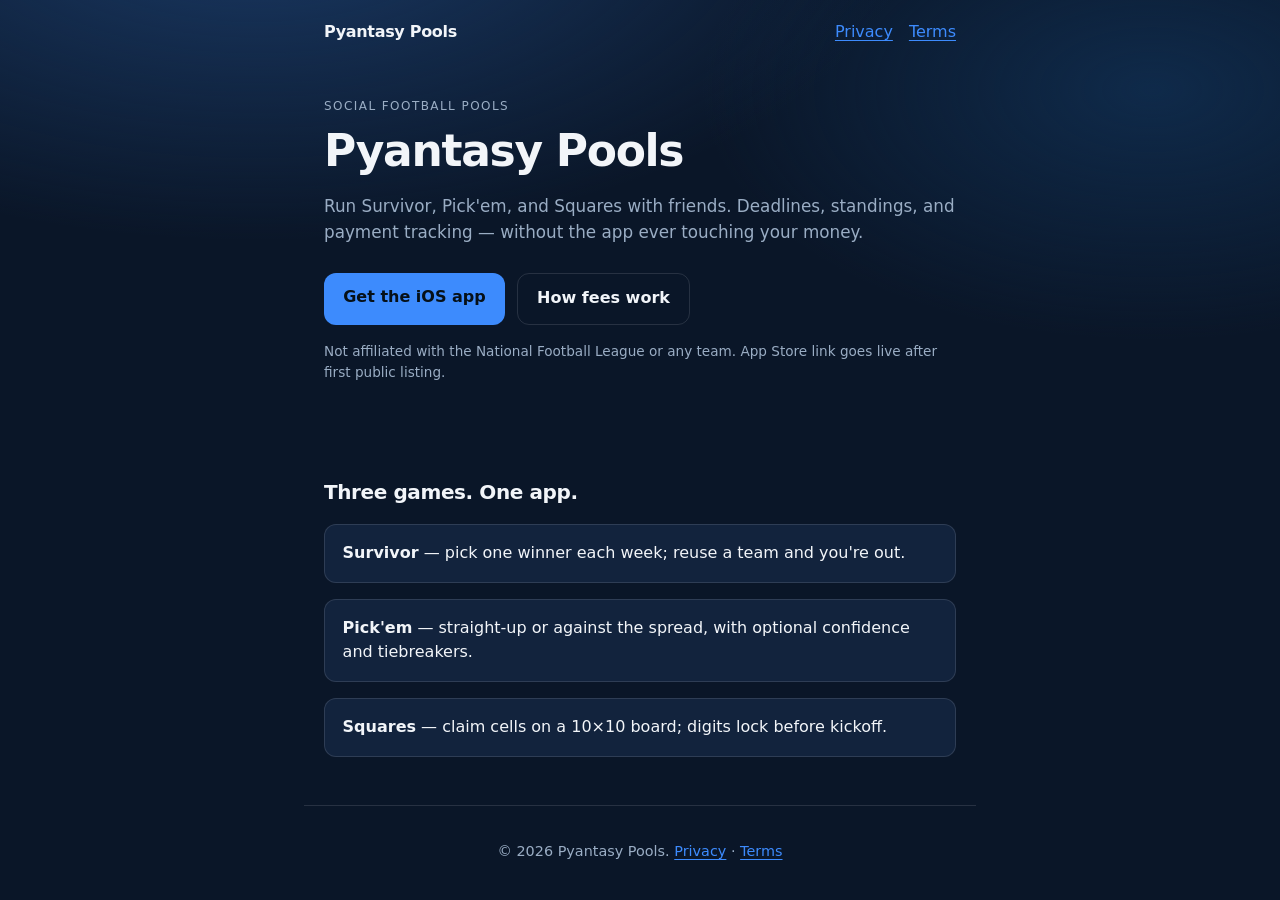
<file: index.html>
<!DOCTYPE html>
<html lang="en">
<head>
  <meta charset="utf-8" />
  <meta name="viewport" content="width=device-width, initial-scale=1" />
  <meta name="description" content="Pyantasy Pools — social Survivor, Pick'em, and Squares pools for friends. Fees tracked only; we never move money." />
  <title>Pyantasy Pools</title>
  <link rel="stylesheet" href="assets/site.css" />
</head>
<body>
  <header class="site-header">
    <a class="brand" href="./">Pyantasy Pools</a>
    <nav>
      <a href="privacy.html">Privacy</a>
      <a href="terms.html">Terms</a>
    </nav>
  </header>

  <main class="hero">
    <p class="eyebrow">Social football pools</p>
    <h1>Pyantasy Pools</h1>
    <p class="lede">
      Run Survivor, Pick'em, and Squares with friends. Deadlines, standings, and
      payment tracking — without the app ever touching your money.
    </p>
    <p class="cta-row">
      <a class="cta" href="https://apps.apple.com/">Get the iOS app</a>
      <a class="cta secondary" href="terms.html">How fees work</a>
    </p>
    <p class="fine">
      Not affiliated with the National Football League or any team.
      App Store link goes live after first public listing.
    </p>
  </main>

  <section class="strip">
    <h2>Three games. One app.</h2>
    <ul>
      <li><strong>Survivor</strong> — pick one winner each week; reuse a team and you're out.</li>
      <li><strong>Pick'em</strong> — straight-up or against the spread, with optional confidence and tiebreakers.</li>
      <li><strong>Squares</strong> — claim cells on a 10×10 board; digits lock before kickoff.</li>
    </ul>
  </section>

  <footer class="site-footer">
    <p>© <span id="y"></span> Pyantasy Pools. <a href="privacy.html">Privacy</a> · <a href="terms.html">Terms</a></p>
  </footer>
  <script>document.getElementById("y").textContent = new Date().getFullYear();</script>
</body>
</html>
</file>
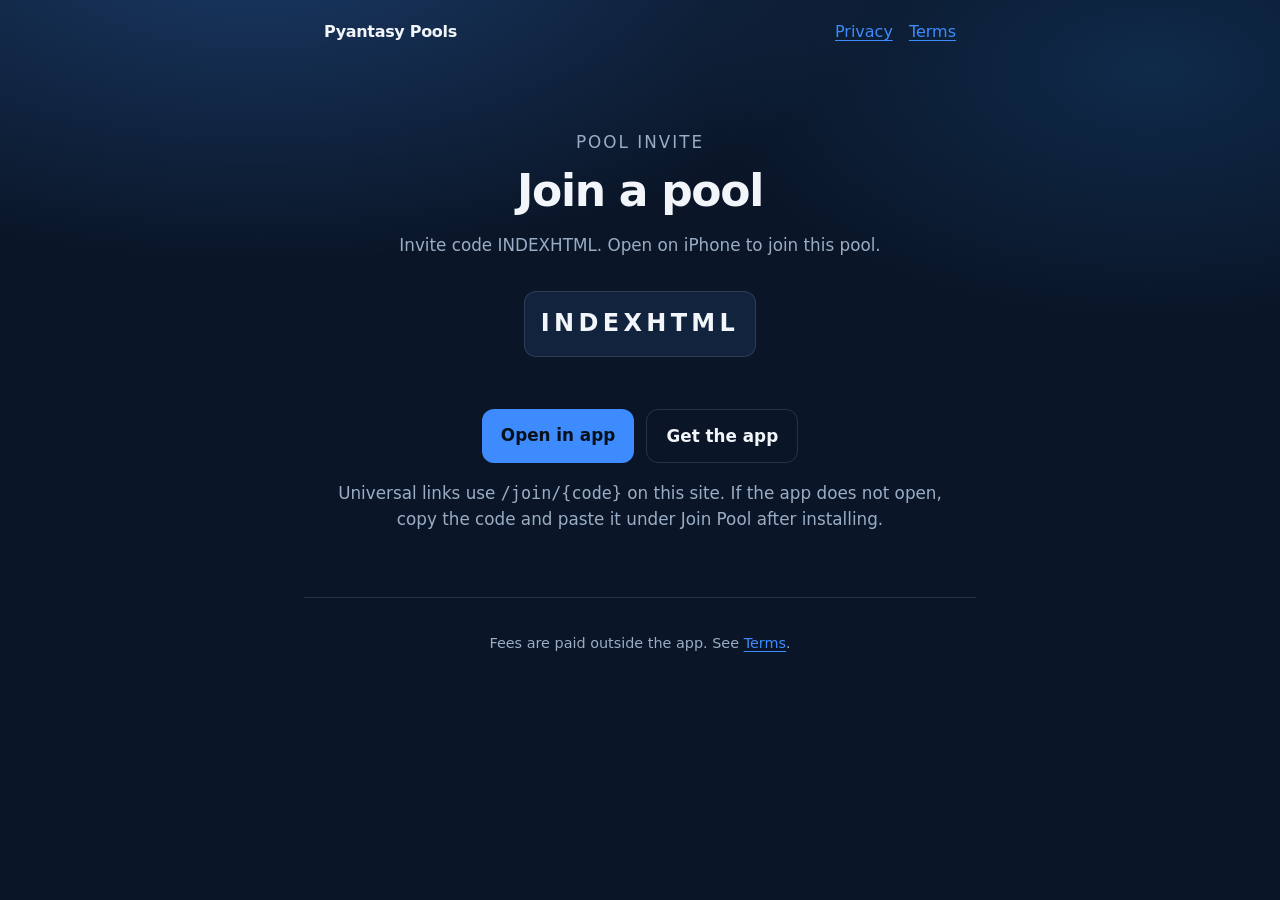
<file: join/index.html>
<!DOCTYPE html>
<html lang="en">
<head>
  <meta charset="utf-8" />
  <meta name="viewport" content="width=device-width, initial-scale=1" />
  <meta name="description" content="Join a Pyantasy Pools invite." />
  <title>Join pool — Pyantasy Pools</title>
  <link rel="stylesheet" href="../assets/site.css" />
</head>
<body>
  <header class="site-header">
    <a class="brand" href="../">Pyantasy Pools</a>
    <nav>
      <a href="../privacy.html">Privacy</a>
      <a href="../terms.html">Terms</a>
    </nav>
  </header>

  <main class="join">
    <p class="eyebrow">Pool invite</p>
    <h1>Join a pool</h1>
    <p id="blurb">Open this link on your iPhone to join in the Pyantasy Pools app.</p>
    <div class="code" id="code-display" aria-label="Invite code">————</div>
    <p class="cta-row" style="justify-content:center">
      <a class="cta" id="open-app" href="pyantasy://join/">Open in app</a>
      <a class="cta secondary" href="https://apps.apple.com/">Get the app</a>
    </p>
    <p class="fine">
      Universal links use <code>/join/{code}</code> on this site. If the app does not open,
      copy the code and paste it under Join Pool after installing.
    </p>
  </main>

  <footer class="site-footer">
    <p>Fees are paid outside the app. See <a href="../terms.html">Terms</a>.</p>
  </footer>
  <script src="../assets/join.js"></script>
</body>
</html>
</file>
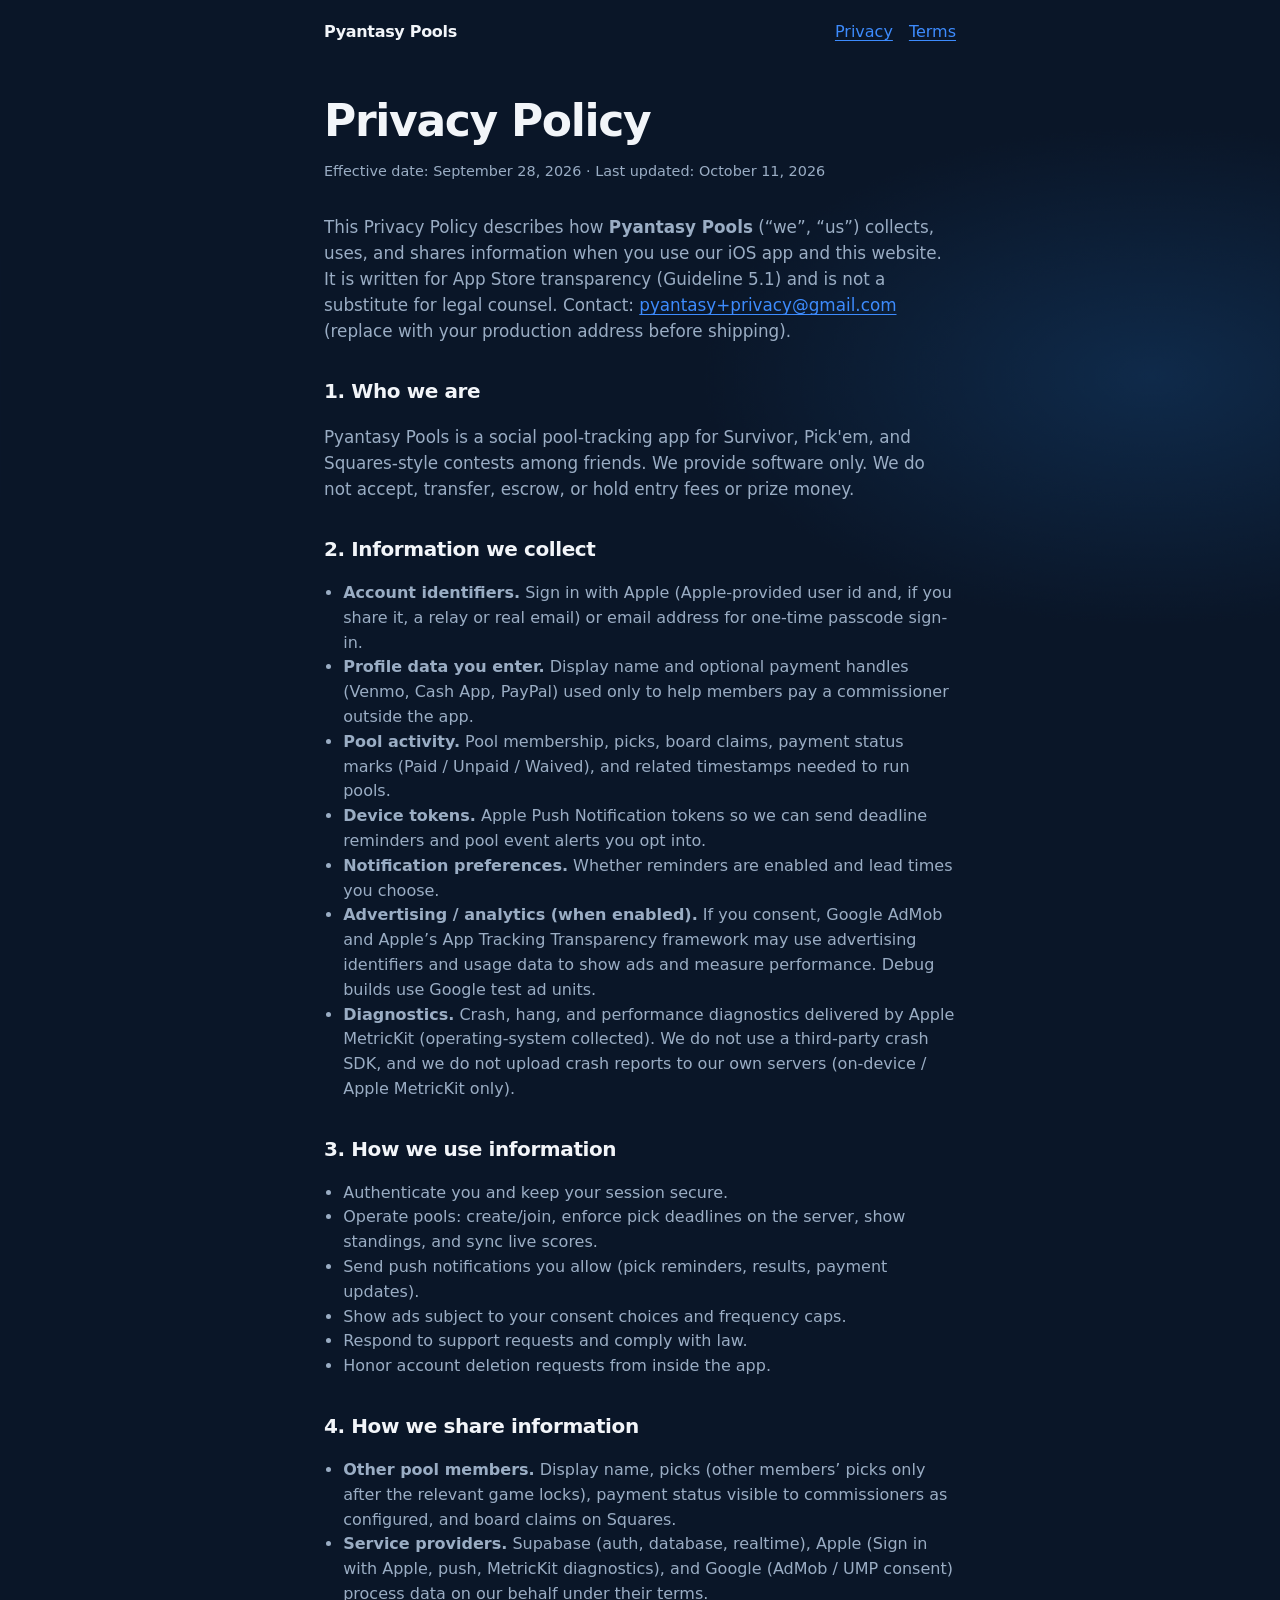
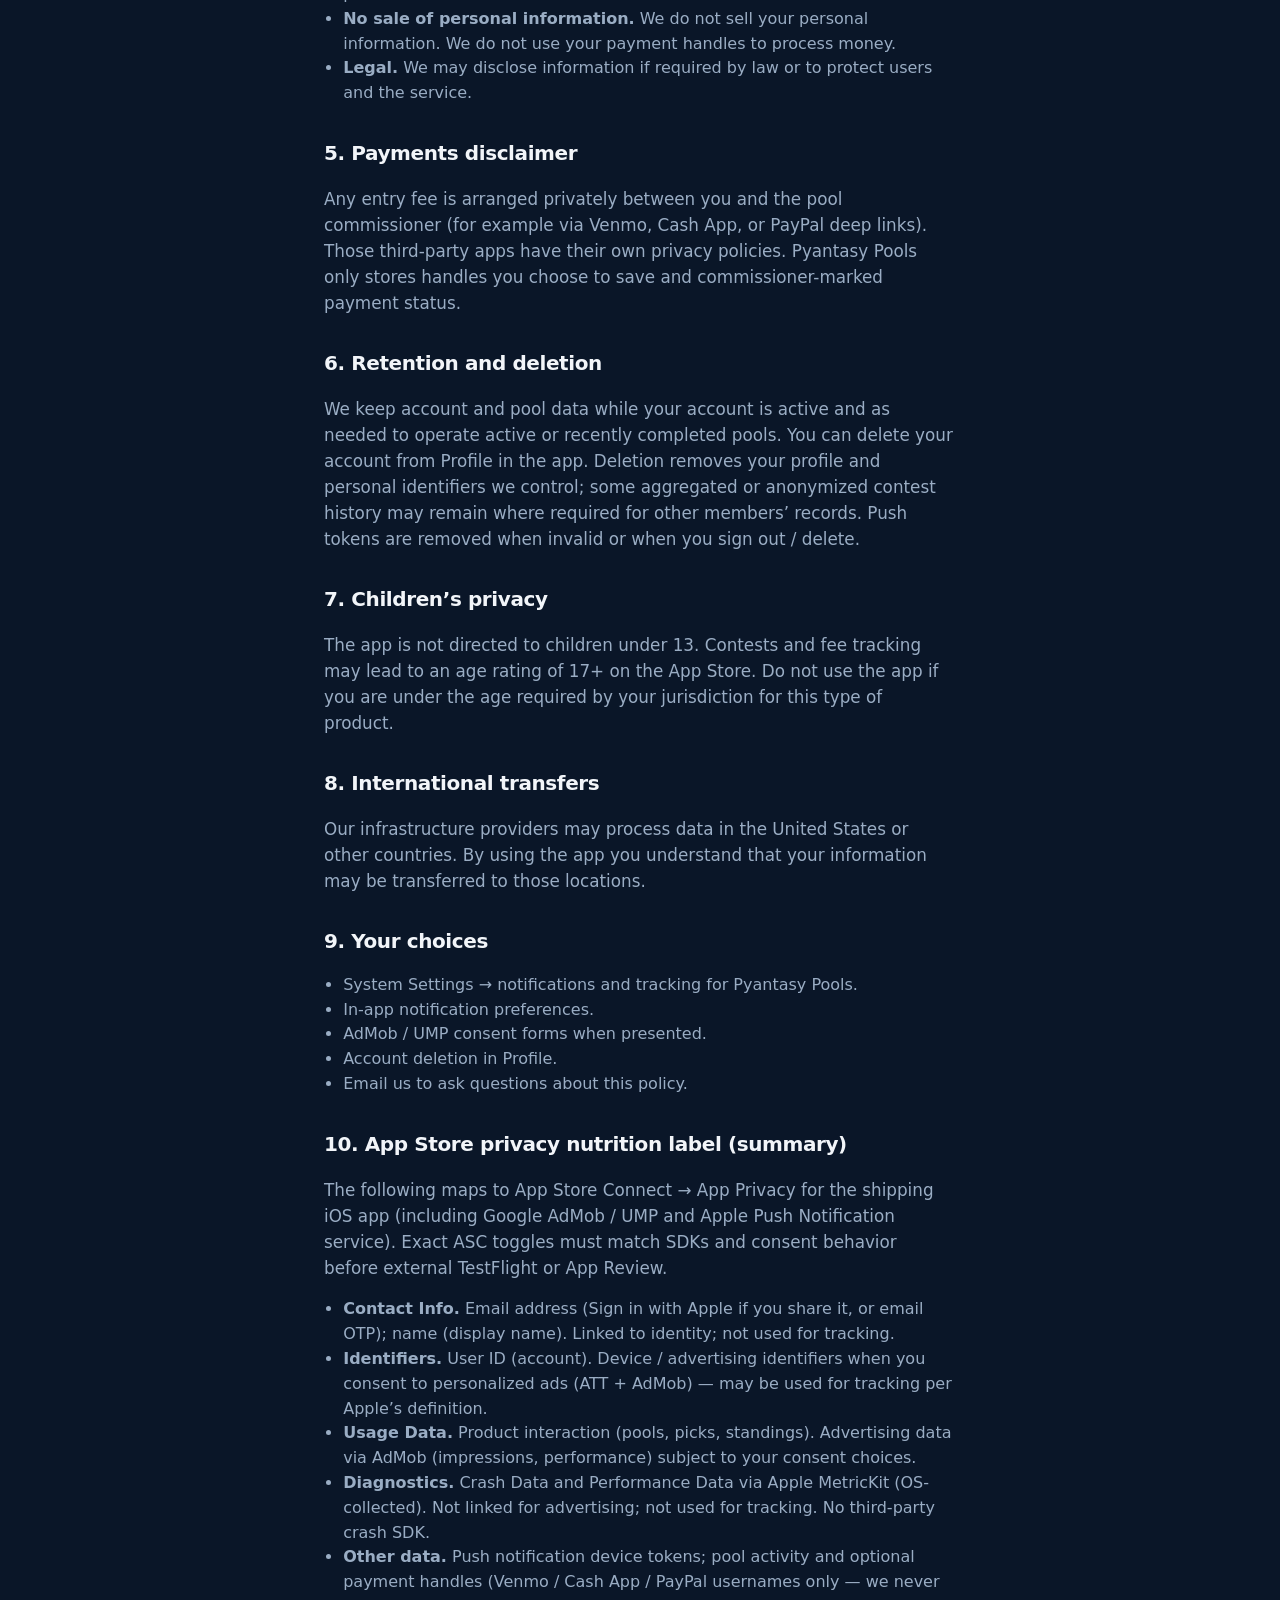
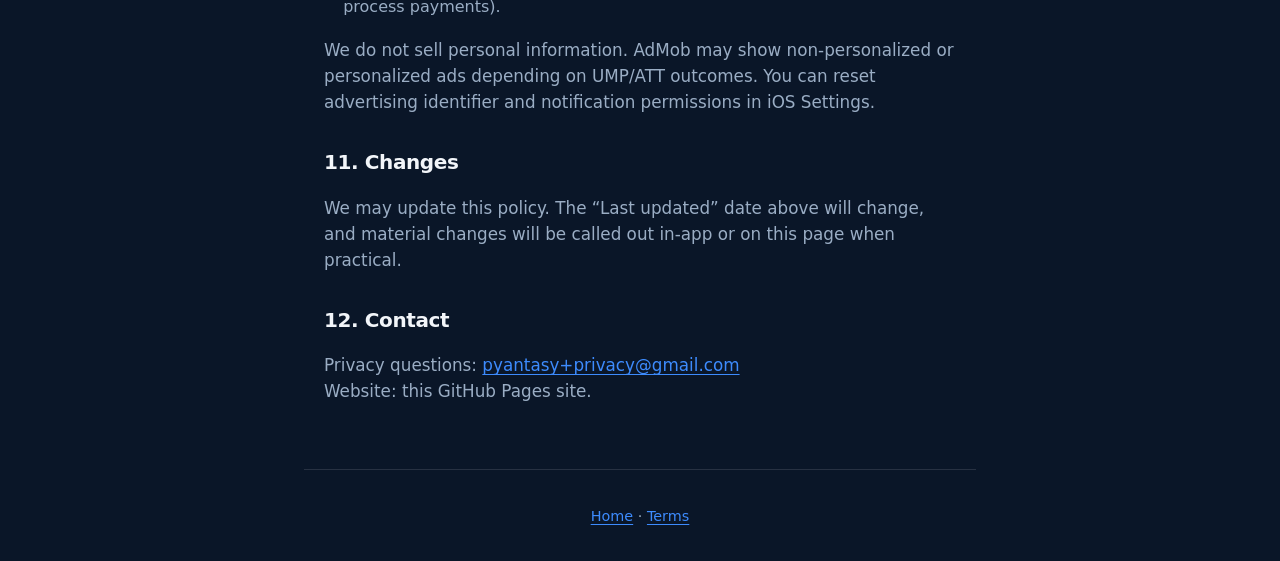
<file: privacy.html>
<!DOCTYPE html>
<html lang="en">
<head>
  <meta charset="utf-8" />
  <meta name="viewport" content="width=device-width, initial-scale=1" />
  <meta name="description" content="Privacy Policy for Pyantasy Pools." />
  <title>Privacy Policy — Pyantasy Pools</title>
  <link rel="stylesheet" href="assets/site.css" />
</head>
<body>
  <header class="site-header">
    <a class="brand" href="./">Pyantasy Pools</a>
    <nav>
      <a href="privacy.html">Privacy</a>
      <a href="terms.html">Terms</a>
    </nav>
  </header>

  <article class="legal">
    <h1>Privacy Policy</h1>
    <p class="meta">Effective date: September 28, 2026 · Last updated: October 11, 2026</p>

    <p>
      This Privacy Policy describes how <strong>Pyantasy Pools</strong> (“we”, “us”)
      collects, uses, and shares information when you use our iOS app and this website.
      It is written for App Store transparency (Guideline 5.1) and is not a substitute
      for legal counsel. Contact: <a href="mailto:pyantasy+privacy@gmail.com">pyantasy+privacy@gmail.com</a>
      (replace with your production address before shipping).
    </p>

    <h2>1. Who we are</h2>
    <p>
      Pyantasy Pools is a social pool-tracking app for Survivor, Pick'em, and Squares-style
      contests among friends. We provide software only. We do not accept, transfer, escrow,
      or hold entry fees or prize money.
    </p>

    <h2>2. Information we collect</h2>
    <ul>
      <li><strong>Account identifiers.</strong> Sign in with Apple (Apple-provided user id and, if you share it, a relay or real email) or email address for one-time passcode sign-in.</li>
      <li><strong>Profile data you enter.</strong> Display name and optional payment handles (Venmo, Cash App, PayPal) used only to help members pay a commissioner outside the app.</li>
      <li><strong>Pool activity.</strong> Pool membership, picks, board claims, payment status marks (Paid / Unpaid / Waived), and related timestamps needed to run pools.</li>
      <li><strong>Device tokens.</strong> Apple Push Notification tokens so we can send deadline reminders and pool event alerts you opt into.</li>
      <li><strong>Notification preferences.</strong> Whether reminders are enabled and lead times you choose.</li>
      <li><strong>Advertising / analytics (when enabled).</strong> If you consent, Google AdMob and Apple’s App Tracking Transparency framework may use advertising identifiers and usage data to show ads and measure performance. Debug builds use Google test ad units.</li>
      <li><strong>Diagnostics.</strong> Crash, hang, and performance diagnostics delivered by Apple MetricKit (operating-system collected). We do not use a third-party crash SDK, and we do not upload crash reports to our own servers (on-device / Apple MetricKit only).</li>
    </ul>

    <h2>3. How we use information</h2>
    <ul>
      <li>Authenticate you and keep your session secure.</li>
      <li>Operate pools: create/join, enforce pick deadlines on the server, show standings, and sync live scores.</li>
      <li>Send push notifications you allow (pick reminders, results, payment updates).</li>
      <li>Show ads subject to your consent choices and frequency caps.</li>
      <li>Respond to support requests and comply with law.</li>
      <li>Honor account deletion requests from inside the app.</li>
    </ul>

    <h2>4. How we share information</h2>
    <ul>
      <li><strong>Other pool members.</strong> Display name, picks (other members’ picks only after the relevant game locks), payment status visible to commissioners as configured, and board claims on Squares.</li>
      <li><strong>Service providers.</strong> Supabase (auth, database, realtime), Apple (Sign in with Apple, push, MetricKit diagnostics), and Google (AdMob / UMP consent) process data on our behalf under their terms.</li>
      <li><strong>No sale of personal information.</strong> We do not sell your personal information. We do not use your payment handles to process money.</li>
      <li><strong>Legal.</strong> We may disclose information if required by law or to protect users and the service.</li>
    </ul>

    <h2>5. Payments disclaimer</h2>
    <p>
      Any entry fee is arranged privately between you and the pool commissioner
      (for example via Venmo, Cash App, or PayPal deep links). Those third-party apps
      have their own privacy policies. Pyantasy Pools only stores handles you choose to
      save and commissioner-marked payment status.
    </p>

    <h2>6. Retention and deletion</h2>
    <p>
      We keep account and pool data while your account is active and as needed to operate
      active or recently completed pools. You can delete your account from Profile in the app.
      Deletion removes your profile and personal identifiers we control; some aggregated or
      anonymized contest history may remain where required for other members’ records.
      Push tokens are removed when invalid or when you sign out / delete.
    </p>

    <h2>7. Children’s privacy</h2>
    <p>
      The app is not directed to children under 13. Contests and fee tracking may lead to an
      age rating of 17+ on the App Store. Do not use the app if you are under the age required
      by your jurisdiction for this type of product.
    </p>

    <h2>8. International transfers</h2>
    <p>
      Our infrastructure providers may process data in the United States or other countries.
      By using the app you understand that your information may be transferred to those locations.
    </p>

    <h2>9. Your choices</h2>
    <ul>
      <li>System Settings → notifications and tracking for Pyantasy Pools.</li>
      <li>In-app notification preferences.</li>
      <li>AdMob / UMP consent forms when presented.</li>
      <li>Account deletion in Profile.</li>
      <li>Email us to ask questions about this policy.</li>
    </ul>

    <h2>10. App Store privacy nutrition label (summary)</h2>
    <p>
      The following maps to App Store Connect → App Privacy for the shipping iOS app
      (including Google AdMob / UMP and Apple Push Notification service). Exact ASC
      toggles must match SDKs and consent behavior before external TestFlight or App Review.
    </p>
    <ul>
      <li><strong>Contact Info.</strong> Email address (Sign in with Apple if you share it, or email OTP); name (display name). Linked to identity; not used for tracking.</li>
      <li><strong>Identifiers.</strong> User ID (account). Device / advertising identifiers when you consent to personalized ads (ATT + AdMob) — may be used for tracking per Apple’s definition.</li>
      <li><strong>Usage Data.</strong> Product interaction (pools, picks, standings). Advertising data via AdMob (impressions, performance) subject to your consent choices.</li>
      <li><strong>Diagnostics.</strong> Crash Data and Performance Data via Apple MetricKit (OS-collected). Not linked for advertising; not used for tracking. No third-party crash SDK.</li>
      <li><strong>Other data.</strong> Push notification device tokens; pool activity and optional payment handles (Venmo / Cash App / PayPal usernames only — we never process payments).</li>
    </ul>
    <p>
      We do not sell personal information. AdMob may show non-personalized or personalized
      ads depending on UMP/ATT outcomes. You can reset advertising identifier and notification
      permissions in iOS Settings.
    </p>

    <h2>11. Changes</h2>
    <p>
      We may update this policy. The “Last updated” date above will change, and material
      changes will be called out in-app or on this page when practical.
    </p>

    <h2>12. Contact</h2>
    <p>
      Privacy questions: <a href="mailto:pyantasy+privacy@gmail.com">pyantasy+privacy@gmail.com</a><br />
      Website: this GitHub Pages site.
    </p>
  </article>

  <footer class="site-footer">
    <p><a href="./">Home</a> · <a href="terms.html">Terms</a></p>
  </footer>
</body>
</html>
</file>
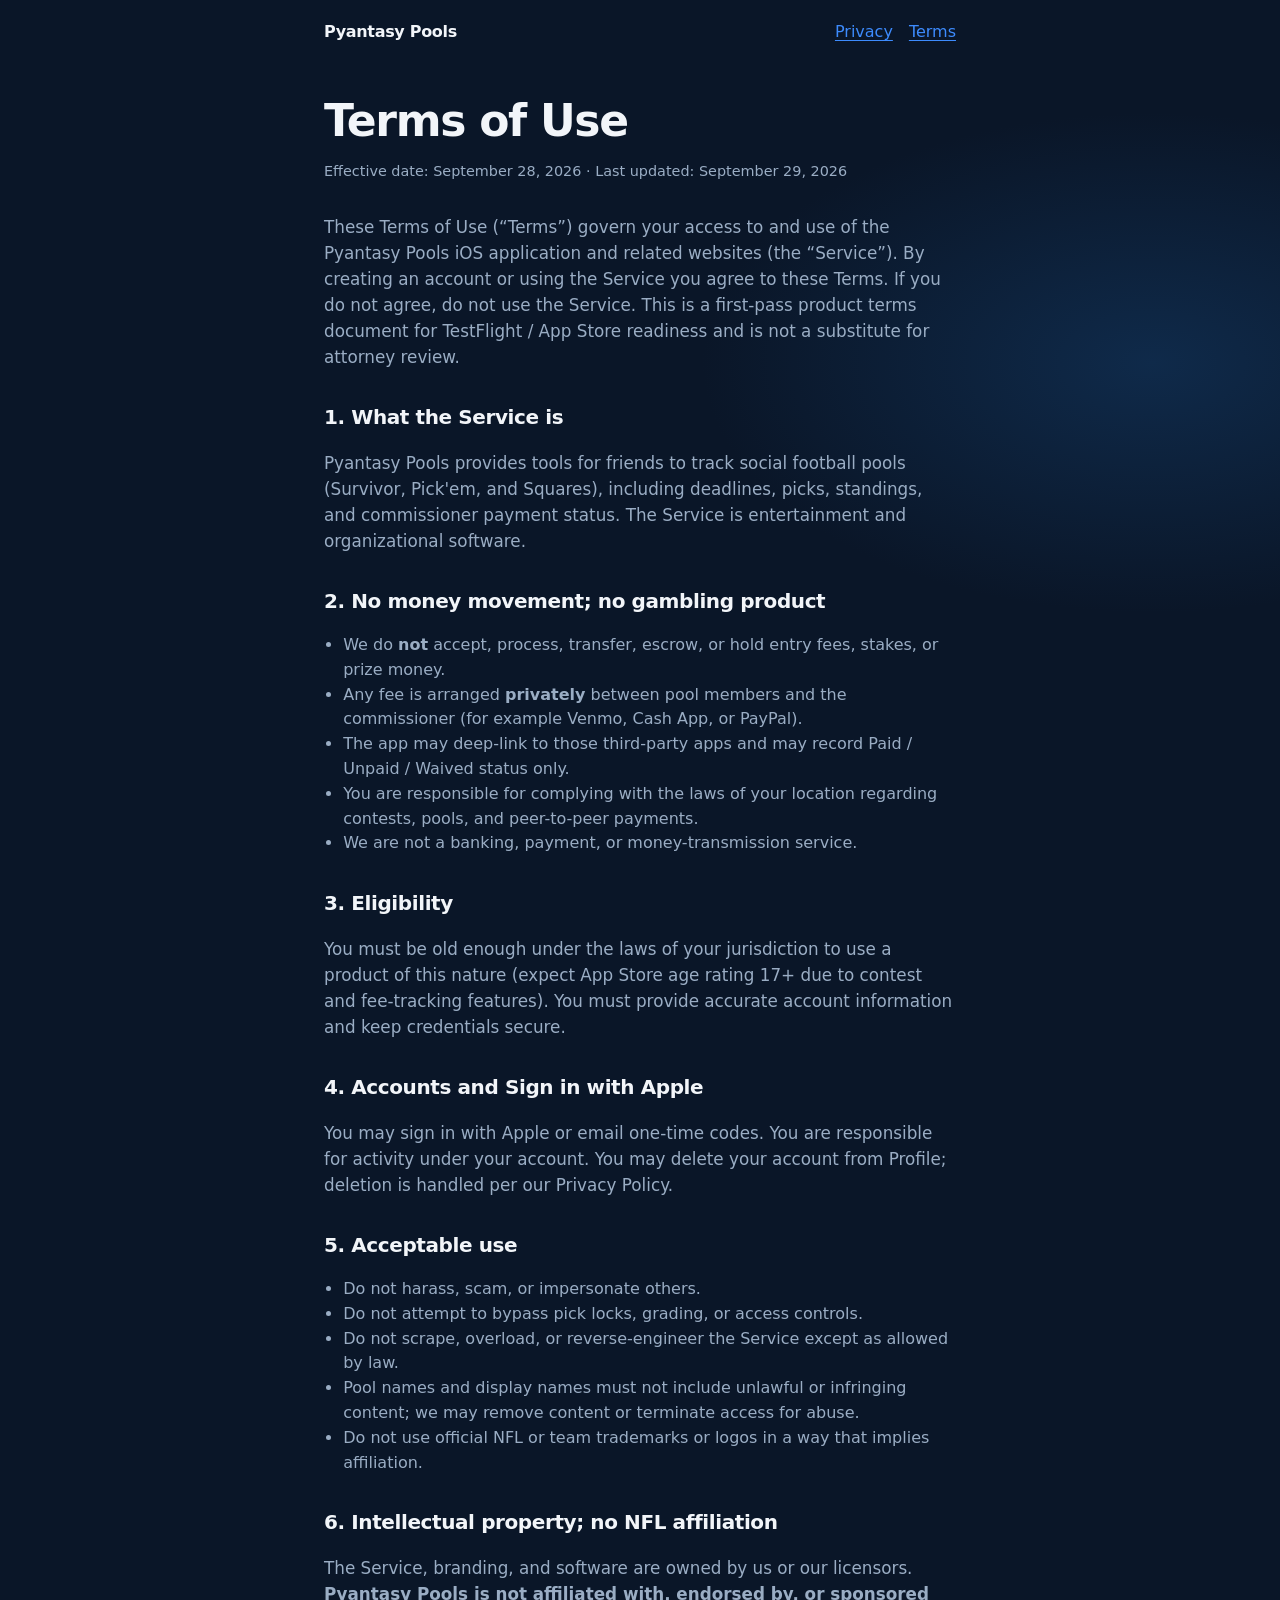
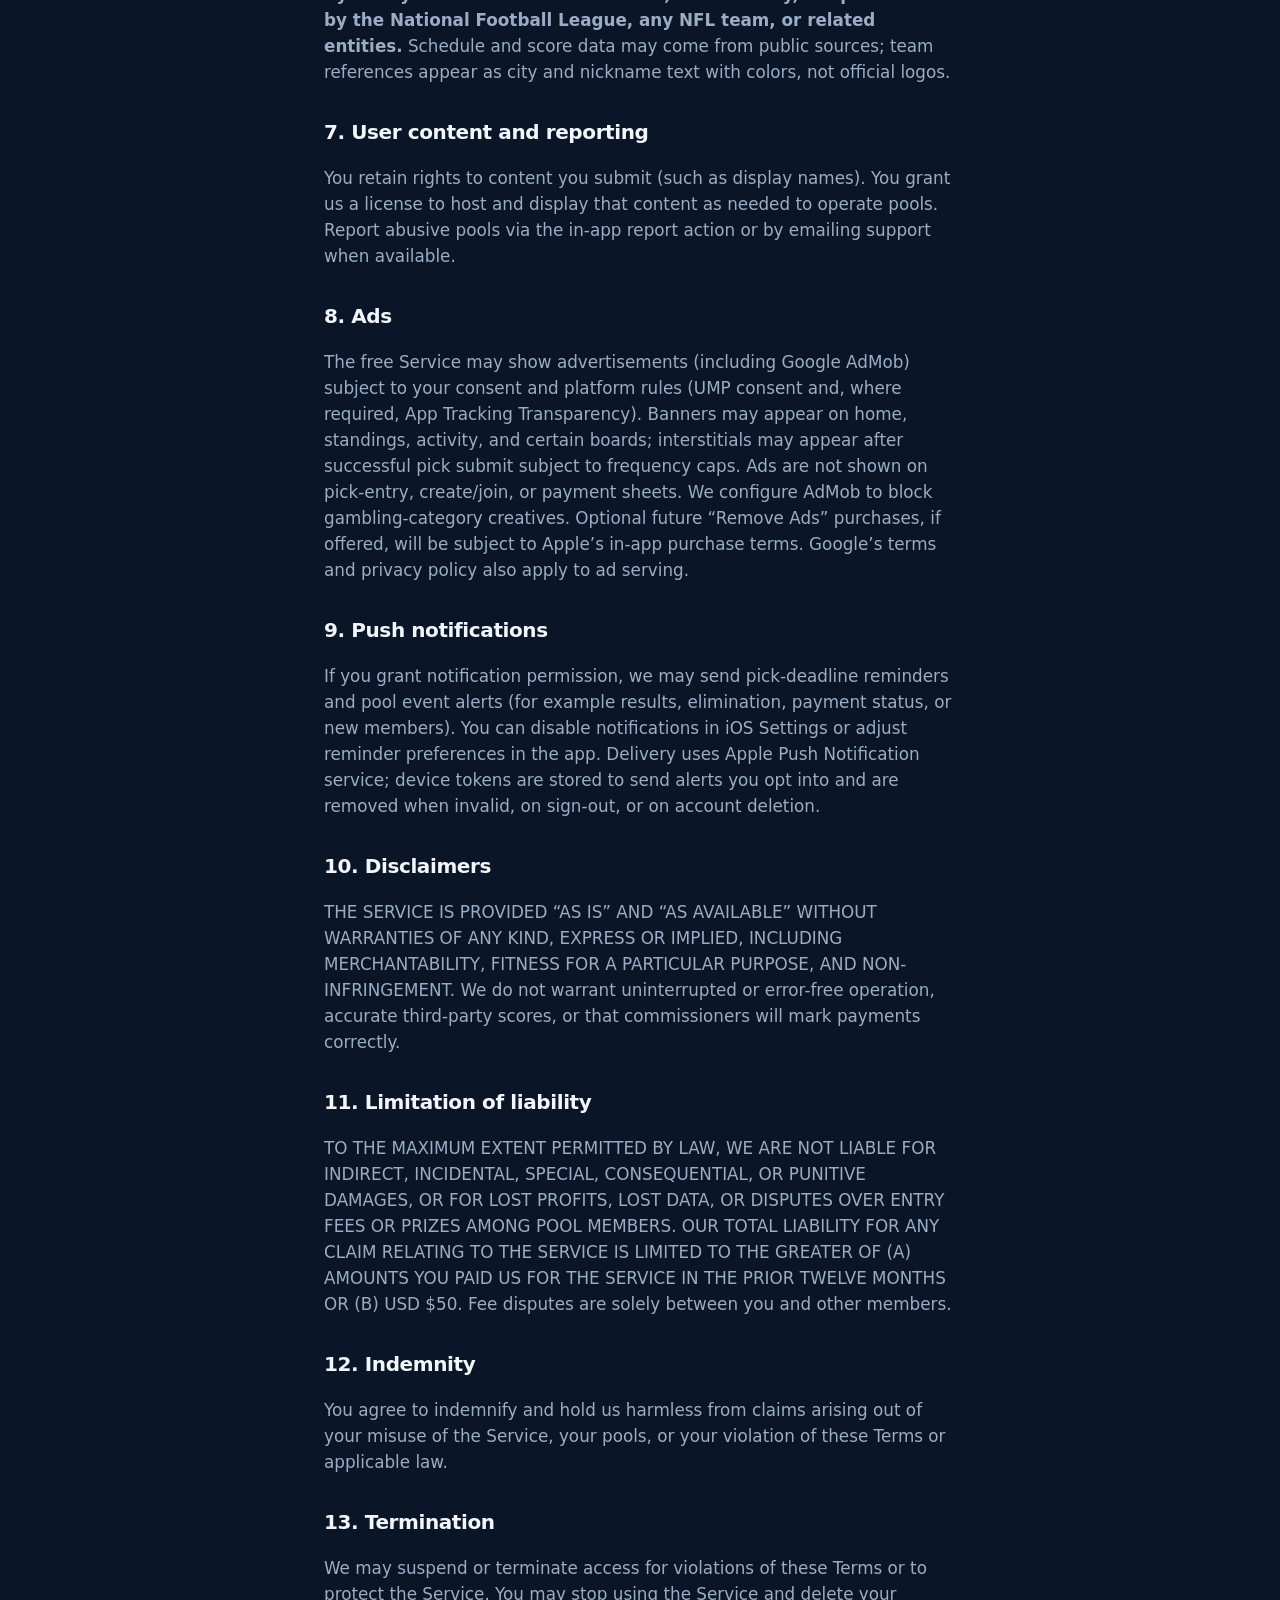
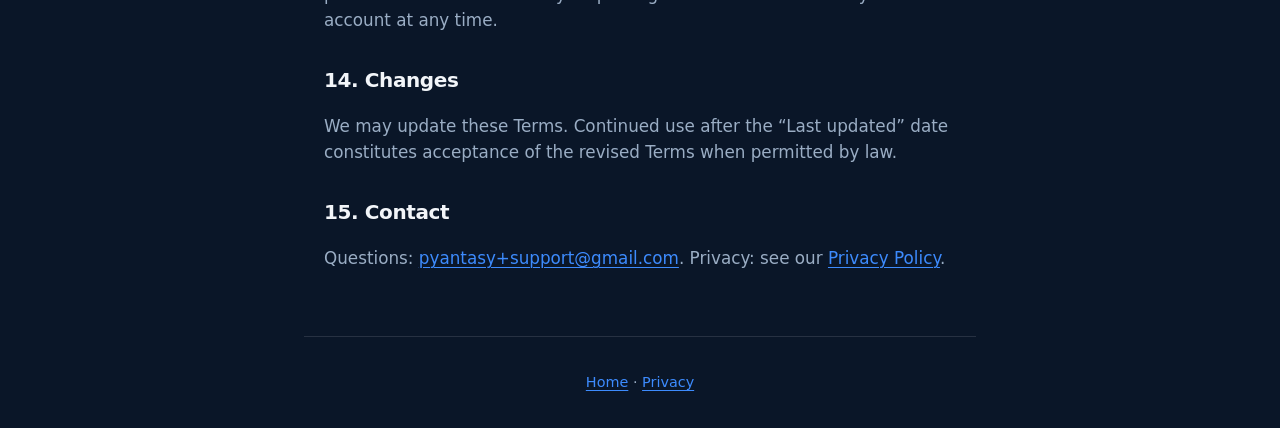
<file: terms.html>
<!DOCTYPE html>
<html lang="en">
<head>
  <meta charset="utf-8" />
  <meta name="viewport" content="width=device-width, initial-scale=1" />
  <meta name="description" content="Terms of Use for Pyantasy Pools." />
  <title>Terms of Use — Pyantasy Pools</title>
  <link rel="stylesheet" href="assets/site.css" />
</head>
<body>
  <header class="site-header">
    <a class="brand" href="./">Pyantasy Pools</a>
    <nav>
      <a href="privacy.html">Privacy</a>
      <a href="terms.html">Terms</a>
    </nav>
  </header>

  <article class="legal">
    <h1>Terms of Use</h1>
    <p class="meta">Effective date: September 28, 2026 · Last updated: September 29, 2026</p>

    <p>
      These Terms of Use (“Terms”) govern your access to and use of the Pyantasy Pools
      iOS application and related websites (the “Service”). By creating an account or
      using the Service you agree to these Terms. If you do not agree, do not use the Service.
      This is a first-pass product terms document for TestFlight / App Store readiness and
      is not a substitute for attorney review.
    </p>

    <h2>1. What the Service is</h2>
    <p>
      Pyantasy Pools provides tools for friends to track social football pools
      (Survivor, Pick'em, and Squares), including deadlines, picks, standings, and
      commissioner payment status. The Service is entertainment and organizational software.
    </p>

    <h2>2. No money movement; no gambling product</h2>
    <ul>
      <li>We do <strong>not</strong> accept, process, transfer, escrow, or hold entry fees, stakes, or prize money.</li>
      <li>Any fee is arranged <strong>privately</strong> between pool members and the commissioner (for example Venmo, Cash App, or PayPal).</li>
      <li>The app may deep-link to those third-party apps and may record Paid / Unpaid / Waived status only.</li>
      <li>You are responsible for complying with the laws of your location regarding contests, pools, and peer-to-peer payments.</li>
      <li>We are not a banking, payment, or money-transmission service.</li>
    </ul>

    <h2>3. Eligibility</h2>
    <p>
      You must be old enough under the laws of your jurisdiction to use a product of this
      nature (expect App Store age rating 17+ due to contest and fee-tracking features).
      You must provide accurate account information and keep credentials secure.
    </p>

    <h2>4. Accounts and Sign in with Apple</h2>
    <p>
      You may sign in with Apple or email one-time codes. You are responsible for activity
      under your account. You may delete your account from Profile; deletion is handled
      per our Privacy Policy.
    </p>

    <h2>5. Acceptable use</h2>
    <ul>
      <li>Do not harass, scam, or impersonate others.</li>
      <li>Do not attempt to bypass pick locks, grading, or access controls.</li>
      <li>Do not scrape, overload, or reverse-engineer the Service except as allowed by law.</li>
      <li>Pool names and display names must not include unlawful or infringing content; we may remove content or terminate access for abuse.</li>
      <li>Do not use official NFL or team trademarks or logos in a way that implies affiliation.</li>
    </ul>

    <h2>6. Intellectual property; no NFL affiliation</h2>
    <p>
      The Service, branding, and software are owned by us or our licensors.
      <strong>Pyantasy Pools is not affiliated with, endorsed by, or sponsored by the
      National Football League, any NFL team, or related entities.</strong>
      Schedule and score data may come from public sources; team references appear as
      city and nickname text with colors, not official logos.
    </p>

    <h2>7. User content and reporting</h2>
    <p>
      You retain rights to content you submit (such as display names). You grant us a
      license to host and display that content as needed to operate pools. Report abusive
      pools via the in-app report action or by emailing support when available.
    </p>

    <h2>8. Ads</h2>
    <p>
      The free Service may show advertisements (including Google AdMob) subject to your
      consent and platform rules (UMP consent and, where required, App Tracking Transparency).
      Banners may appear on home, standings, activity, and certain boards; interstitials may
      appear after successful pick submit subject to frequency caps. Ads are not shown on
      pick-entry, create/join, or payment sheets. We configure AdMob to block gambling-category
      creatives. Optional future “Remove Ads” purchases, if offered, will be subject to
      Apple’s in-app purchase terms. Google’s terms and privacy policy also apply to ad serving.
    </p>

    <h2>9. Push notifications</h2>
    <p>
      If you grant notification permission, we may send pick-deadline reminders and pool
      event alerts (for example results, elimination, payment status, or new members).
      You can disable notifications in iOS Settings or adjust reminder preferences in the app.
      Delivery uses Apple Push Notification service; device tokens are stored to send alerts
      you opt into and are removed when invalid, on sign-out, or on account deletion.
    </p>

    <h2>10. Disclaimers</h2>
    <p>
      THE SERVICE IS PROVIDED “AS IS” AND “AS AVAILABLE” WITHOUT WARRANTIES OF ANY KIND,
      EXPRESS OR IMPLIED, INCLUDING MERCHANTABILITY, FITNESS FOR A PARTICULAR PURPOSE, AND
      NON-INFRINGEMENT. We do not warrant uninterrupted or error-free operation, accurate
      third-party scores, or that commissioners will mark payments correctly.
    </p>

    <h2>11. Limitation of liability</h2>
    <p>
      TO THE MAXIMUM EXTENT PERMITTED BY LAW, WE ARE NOT LIABLE FOR INDIRECT, INCIDENTAL,
      SPECIAL, CONSEQUENTIAL, OR PUNITIVE DAMAGES, OR FOR LOST PROFITS, LOST DATA, OR
      DISPUTES OVER ENTRY FEES OR PRIZES AMONG POOL MEMBERS. OUR TOTAL LIABILITY FOR ANY
      CLAIM RELATING TO THE SERVICE IS LIMITED TO THE GREATER OF (A) AMOUNTS YOU PAID US
      FOR THE SERVICE IN THE PRIOR TWELVE MONTHS OR (B) USD $50. Fee disputes are solely
      between you and other members.
    </p>

    <h2>12. Indemnity</h2>
    <p>
      You agree to indemnify and hold us harmless from claims arising out of your misuse
      of the Service, your pools, or your violation of these Terms or applicable law.
    </p>

    <h2>13. Termination</h2>
    <p>
      We may suspend or terminate access for violations of these Terms or to protect the
      Service. You may stop using the Service and delete your account at any time.
    </p>

    <h2>14. Changes</h2>
    <p>
      We may update these Terms. Continued use after the “Last updated” date constitutes
      acceptance of the revised Terms when permitted by law.
    </p>

    <h2>15. Contact</h2>
    <p>
      Questions: <a href="mailto:pyantasy+support@gmail.com">pyantasy+support@gmail.com</a>.
      Privacy: see our <a href="privacy.html">Privacy Policy</a>.
    </p>
  </article>

  <footer class="site-footer">
    <p><a href="./">Home</a> · <a href="privacy.html">Privacy</a></p>
  </footer>
</body>
</html>
</file>
<file: assets/site.css>
:root {
  --bg: #0a1628;
  --bg-elevated: #12233d;
  --ink: #f2f5f9;
  --muted: #9aadc4;
  --accent: #3d8bfd;
  --accent-ink: #061018;
  --line: rgba(242, 245, 249, 0.12);
  --radius: 12px;
  --font: "SF Pro Text", "Segoe UI", system-ui, -apple-system, sans-serif;
}

* { box-sizing: border-box; }

html, body {
  margin: 0;
  padding: 0;
  background: radial-gradient(1200px 600px at 20% -10%, #1a3a66 0%, transparent 55%),
              radial-gradient(900px 500px at 90% 10%, #0f2a4a 0%, transparent 50%),
              var(--bg);
  color: var(--ink);
  font-family: var(--font);
  line-height: 1.55;
  min-height: 100%;
}

a { color: var(--accent); text-decoration-thickness: 1px; text-underline-offset: 3px; }
a:hover { color: #7eb0ff; }

.site-header, .site-footer {
  max-width: 42rem;
  margin: 0 auto;
  padding: 1.25rem 1.25rem;
  display: flex;
  align-items: center;
  justify-content: space-between;
  gap: 1rem;
}

.site-header nav { display: flex; gap: 1rem; }
.brand {
  font-weight: 700;
  letter-spacing: -0.02em;
  color: var(--ink);
  text-decoration: none;
}

.hero, .strip, .legal, .join {
  max-width: 42rem;
  margin: 0 auto;
  padding: 2rem 1.25rem 3rem;
}

.eyebrow {
  text-transform: uppercase;
  letter-spacing: 0.12em;
  font-size: 0.75rem;
  color: var(--muted);
  margin: 0 0 0.75rem;
}

h1 {
  font-size: clamp(2rem, 6vw, 2.75rem);
  letter-spacing: -0.03em;
  line-height: 1.1;
  margin: 0 0 1rem;
}

h2 { font-size: 1.25rem; margin: 0 0 1rem; letter-spacing: -0.02em; }

.lede, .legal p, .join p { color: var(--muted); font-size: 1.05rem; }

.cta-row { display: flex; flex-wrap: wrap; gap: 0.75rem; margin: 1.75rem 0 1rem; }

.cta {
  display: inline-block;
  padding: 0.8rem 1.2rem;
  border-radius: var(--radius);
  background: var(--accent);
  color: var(--accent-ink);
  font-weight: 600;
  text-decoration: none;
}

.cta.secondary {
  background: transparent;
  color: var(--ink);
  border: 1px solid var(--line);
}

.cta:hover { filter: brightness(1.08); color: var(--accent-ink); }
.cta.secondary:hover { color: var(--ink); }

.fine { font-size: 0.85rem; color: var(--muted); }

.strip ul {
  margin: 0;
  padding: 0;
  list-style: none;
  display: grid;
  gap: 1rem;
}

.strip li {
  background: var(--bg-elevated);
  border: 1px solid var(--line);
  border-radius: var(--radius);
  padding: 1rem 1.1rem;
}

.legal h1 { margin-bottom: 0.35rem; }
.legal .meta { color: var(--muted); font-size: 0.9rem; margin-bottom: 2rem; }
.legal h2 { margin-top: 2rem; }
.legal ul { color: var(--muted); padding-left: 1.2rem; }

.join {
  text-align: center;
  padding-top: 4rem;
}

.join .code {
  font-size: 1.5rem;
  font-variant-numeric: tabular-nums;
  letter-spacing: 0.18em;
  font-weight: 700;
  margin: 1rem 0 1.5rem;
  padding: 0.85rem 1rem;
  border-radius: var(--radius);
  background: var(--bg-elevated);
  border: 1px solid var(--line);
  display: inline-block;
  min-width: 10rem;
}

.site-footer {
  border-top: 1px solid var(--line);
  color: var(--muted);
  font-size: 0.9rem;
  justify-content: center;
  text-align: center;
}
</file>
